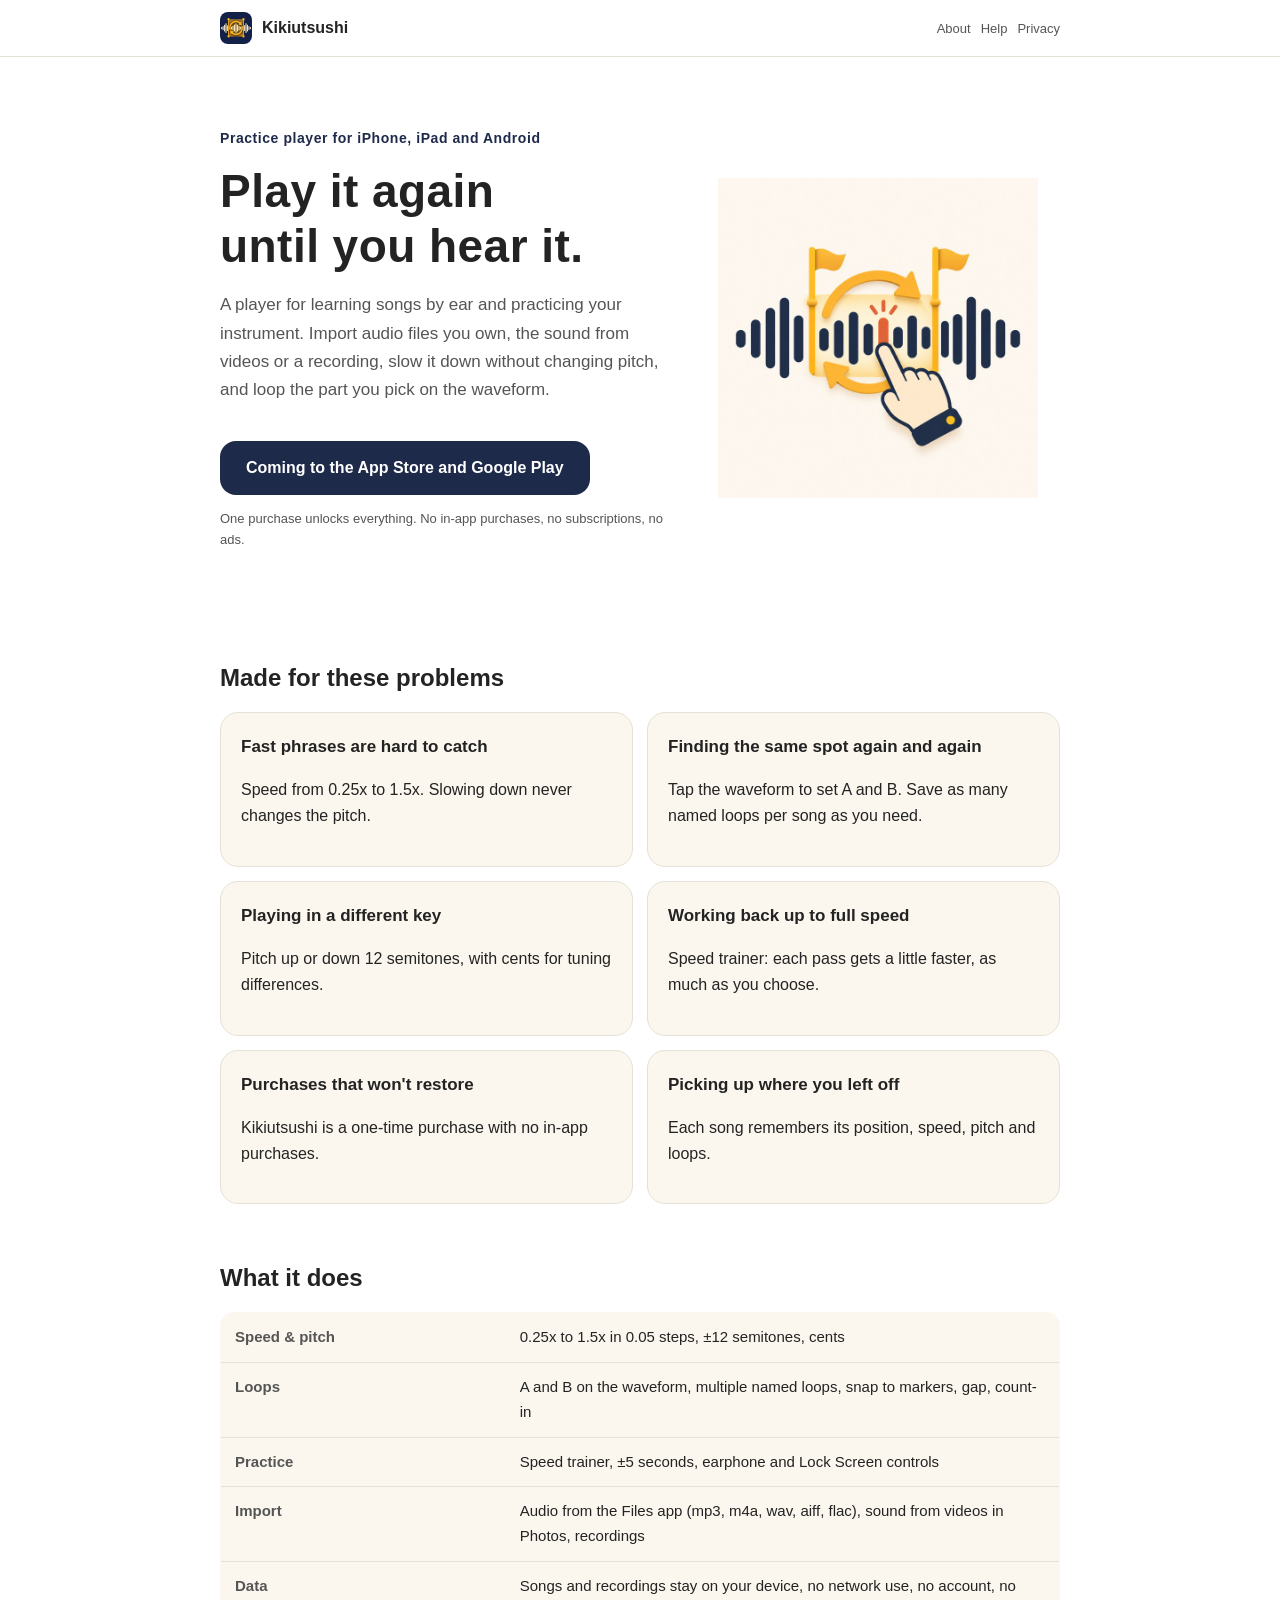
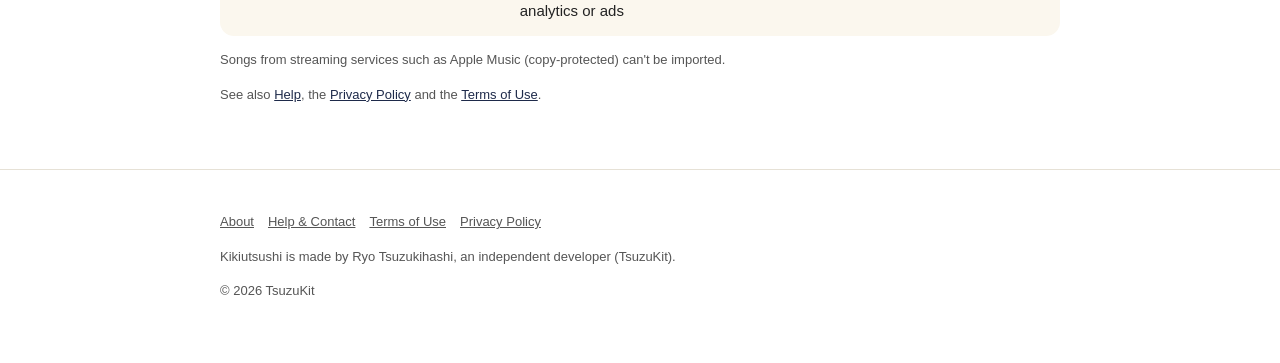
<file: index.html>
<!DOCTYPE html>
<html lang="ja" data-title-ja="ききうつし｜耳コピ・スロー再生・ABループ" data-title-en="Kikiutsushi | Slow down music, A-B loop">
<head>
<meta charset="UTF-8">
<meta name="viewport" content="width=device-width, initial-scale=1">
<script>(function(){var l=navigator.languages&&navigator.languages.length?navigator.languages:[navigator.language||"ja"],p="en";for(var i=0;i<l.length;i++){var c=String(l[i]).toLowerCase();if(c.indexOf("ja")===0){p="ja";break}if(c.indexOf("en")===0){p="en";break}}var d=document.documentElement;d.lang=p;var t=d.getAttribute("data-title-"+p);if(t){document.title=t}})();</script>
<title>ききうつし｜耳コピ・スロー再生・ABループ</title>
<meta name="description" content="耳コピと楽器の練習のためのプレーヤー。音程を変えずに遅く、波形の上で選んだ A〜B を繰り返し、ループのたびに少しずつ速く。買い切りでアプリ内課金なし・広告なし。 / A practice player for learning songs by ear. Slow down without changing pitch, loop A to B on the waveform, and speed up a little each pass. One purchase, no ads.">
<meta property="og:title" content="ききうつし｜耳コピ・スロー再生・ABループ">
<meta property="og:description" content="耳コピと楽器の練習のためのプレーヤー。音程を変えずに遅く、波形の上で選んだ A〜B を繰り返し、ループのたびに少しずつ速く。買い切りでアプリ内課金なし・広告なし。">
<meta property="og:type" content="website">
<meta property="og:url" content="https://kikiutsushi.tsuzukit.com/">
<meta property="og:image" content="https://kikiutsushi.tsuzukit.com/assets/og.jpg">
<link rel="icon" href="assets/icon.png">
<link rel="apple-touch-icon" href="assets/icon.png">
<link rel="stylesheet" href="style.css">
</head>
<body>
<div data-l="ja" lang="ja">
<header class="site"><div class="wrap">
<a class="brand" href="./"><img src="assets/icon.png" alt="" width="32" height="32">ききうつし</a>
<nav class="site"><a href="./">紹介</a><a href="support.html">使い方</a><a href="privacy.html">プライバシー</a></nav>
</div></header>
<main class="wrap">
<section class="hero">
<div>
<p class="eyebrow">iPhone・iPad・Android の練習プレーヤー</p>
<h1>聞こえるまで、<br>何度でも。</h1>
<p class="lead">耳コピと楽器の練習のためのプレーヤーです。持っている音声ファイル・動画の音・録音を取りこみ、音程を変えずに遅くして、波形の上で選んだ所を繰り返し聴けます。</p>
<a class="cta" href="#store" id="store">App Store・Google Play で配信予定</a>
<p class="note">買い切りで全部の機能が使えます。アプリ内課金・サブスクリプション・広告はありません。</p>
</div>
<img src="assets/hero.jpg" alt="波形の一部を選んで繰り返すイラスト" width="360">
</section>

<h2>こんな困りごとのために</h2>
<div class="grid two">
<div class="card"><h3>速いフレーズが聞き取れない</h3><p>速さ 0.25〜1.5 倍。遅くしても音程は変わりません。</p></div>
<div class="card"><h3>同じ所を何度も探すのが面倒</h3><p>波形を押して A と B。名前を付けたループを曲ごとにいくつでも。</p></div>
<div class="card"><h3>キーを変えて合わせたい</h3><p>音程 ±12 半音、セントでチューニングのずれも合わせられます。</p></div>
<div class="card"><h3>少しずつ元の速さに近づけたい</h3><p>だんだん速く: ループのたびに決めた分だけ速くします。</p></div>
<div class="card"><h3>買ったのに復元できない</h3><p>ききうつしは買い切りで、アプリ内課金がありません。</p></div>
<div class="card"><h3>続きから練習したい</h3><p>曲ごとに場所・速さ・音程・ループを覚えます。</p></div>
</div>

<h2>できること</h2>
<table>
<tr><th>速さ・音程</th><td>0.25〜1.5 倍（0.05 刻み）・±12 半音・セント</td></tr>
<tr><th>ループ</th><td>波形で A と B・名前つきで複数・マーカーに吸いつく・繰り返しの間・カウントイン</td></tr>
<tr><th>練習</th><td>だんだん速く・±5 秒・イヤホンとロック画面の操作</td></tr>
<tr><th>取りこみ</th><td>ファイル App の音声（mp3・m4a・wav・aiff・flac）・写真の動画の音・録音</td></tr>
<tr><th>データ</th><td>曲と録音は端末の中だけ・通信しない・アカウントなし・解析と広告なし</td></tr>
</table>
<p class="note">Apple Music などの配信の曲（コピー防止つき）は取りこめません。</p>
<p class="note"><a href="support.html">使い方</a>・<a href="privacy.html">プライバシーポリシー</a>・<a href="terms.html">利用規約</a>もご覧ください。</p>
</main>
<footer class="site"><div class="wrap">
<p><a href="./">紹介</a><a href="support.html">使い方とお問い合わせ</a><a href="terms.html">利用規約</a><a href="privacy.html">プライバシーポリシー</a></p>
<p>ききうつしは、個人開発者の續橋涼（TsuzuKit）が作っているアプリです。</p>
<p>© 2026 TsuzuKit</p>
</div></footer>
</div>
<div data-l="en" lang="en">
<header class="site"><div class="wrap">
<a class="brand" href="./"><img src="assets/icon.png" alt="" width="32" height="32">Kikiutsushi</a>
<nav class="site"><a href="./">About</a><a href="support.html">Help</a><a href="privacy.html">Privacy</a></nav>
</div></header>
<main class="wrap">
<section class="hero">
<div>
<p class="eyebrow">Practice player for iPhone, iPad and Android</p>
<h1>Play it again<br>until you hear it.</h1>
<p class="lead">A player for learning songs by ear and practicing your instrument. Import audio files you own, the sound from videos or a recording, slow it down without changing pitch, and loop the part you pick on the waveform.</p>
<a class="cta" href="#store" id="store">Coming to the App Store and Google Play</a>
<p class="note">One purchase unlocks everything. No in-app purchases, no subscriptions, no ads.</p>
</div>
<img src="assets/hero.jpg" alt="Illustration of looping part of a waveform" width="360">
</section>

<h2>Made for these problems</h2>
<div class="grid two">
<div class="card"><h3>Fast phrases are hard to catch</h3><p>Speed from 0.25x to 1.5x. Slowing down never changes the pitch.</p></div>
<div class="card"><h3>Finding the same spot again and again</h3><p>Tap the waveform to set A and B. Save as many named loops per song as you need.</p></div>
<div class="card"><h3>Playing in a different key</h3><p>Pitch up or down 12 semitones, with cents for tuning differences.</p></div>
<div class="card"><h3>Working back up to full speed</h3><p>Speed trainer: each pass gets a little faster, as much as you choose.</p></div>
<div class="card"><h3>Purchases that won't restore</h3><p>Kikiutsushi is a one-time purchase with no in-app purchases.</p></div>
<div class="card"><h3>Picking up where you left off</h3><p>Each song remembers its position, speed, pitch and loops.</p></div>
</div>

<h2>What it does</h2>
<table>
<tr><th>Speed &amp; pitch</th><td>0.25x to 1.5x in 0.05 steps, ±12 semitones, cents</td></tr>
<tr><th>Loops</th><td>A and B on the waveform, multiple named loops, snap to markers, gap, count-in</td></tr>
<tr><th>Practice</th><td>Speed trainer, ±5 seconds, earphone and Lock Screen controls</td></tr>
<tr><th>Import</th><td>Audio from the Files app (mp3, m4a, wav, aiff, flac), sound from videos in Photos, recordings</td></tr>
<tr><th>Data</th><td>Songs and recordings stay on your device, no network use, no account, no analytics or ads</td></tr>
</table>
<p class="note">Songs from streaming services such as Apple Music (copy-protected) can't be imported.</p>
<p class="note">See also <a href="support.html">Help</a>, the <a href="privacy.html">Privacy Policy</a> and the <a href="terms.html">Terms of Use</a>.</p>
</main>
<footer class="site"><div class="wrap">
<p><a href="./">About</a><a href="support.html">Help & Contact</a><a href="terms.html">Terms of Use</a><a href="privacy.html">Privacy Policy</a></p>
<p>Kikiutsushi is made by Ryo Tsuzukihashi, an independent developer (TsuzuKit).</p>
<p>© 2026 TsuzuKit</p>
</div></footer>
</div>
</body>
</html>
</file>
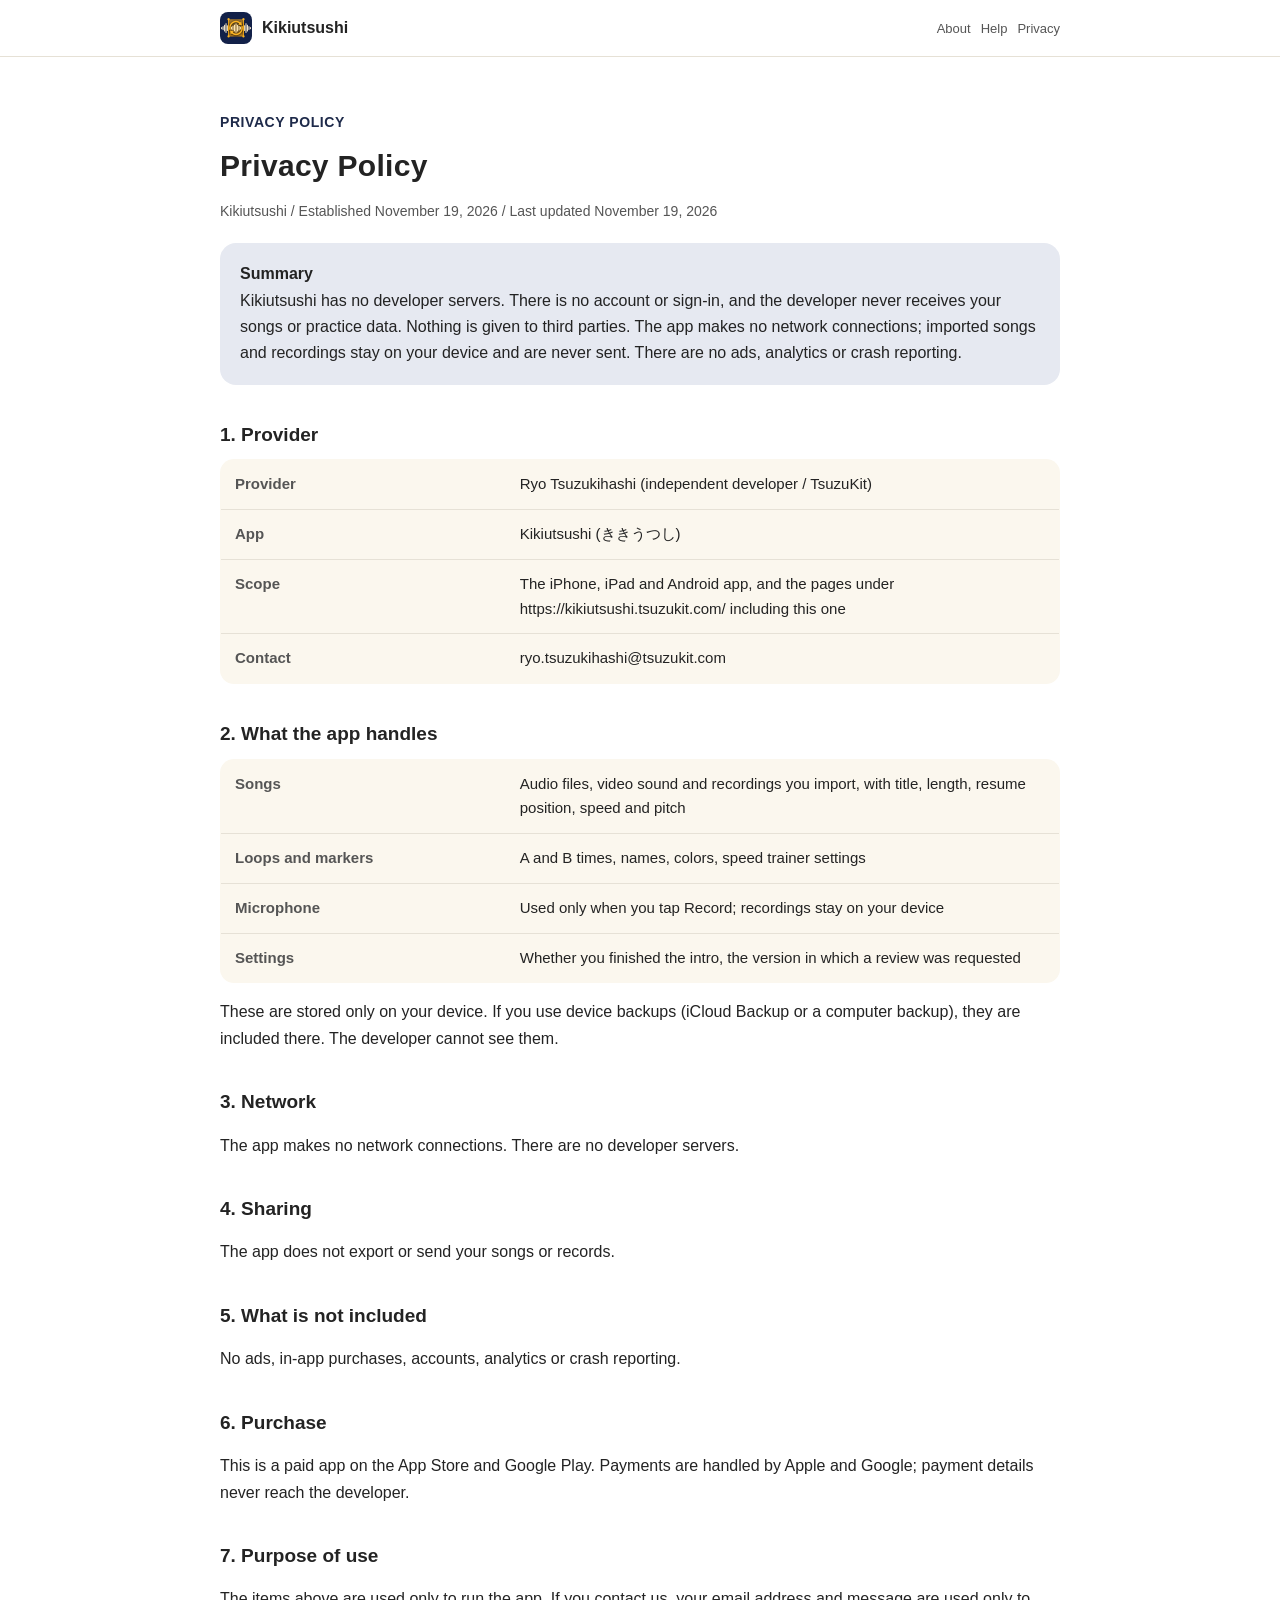
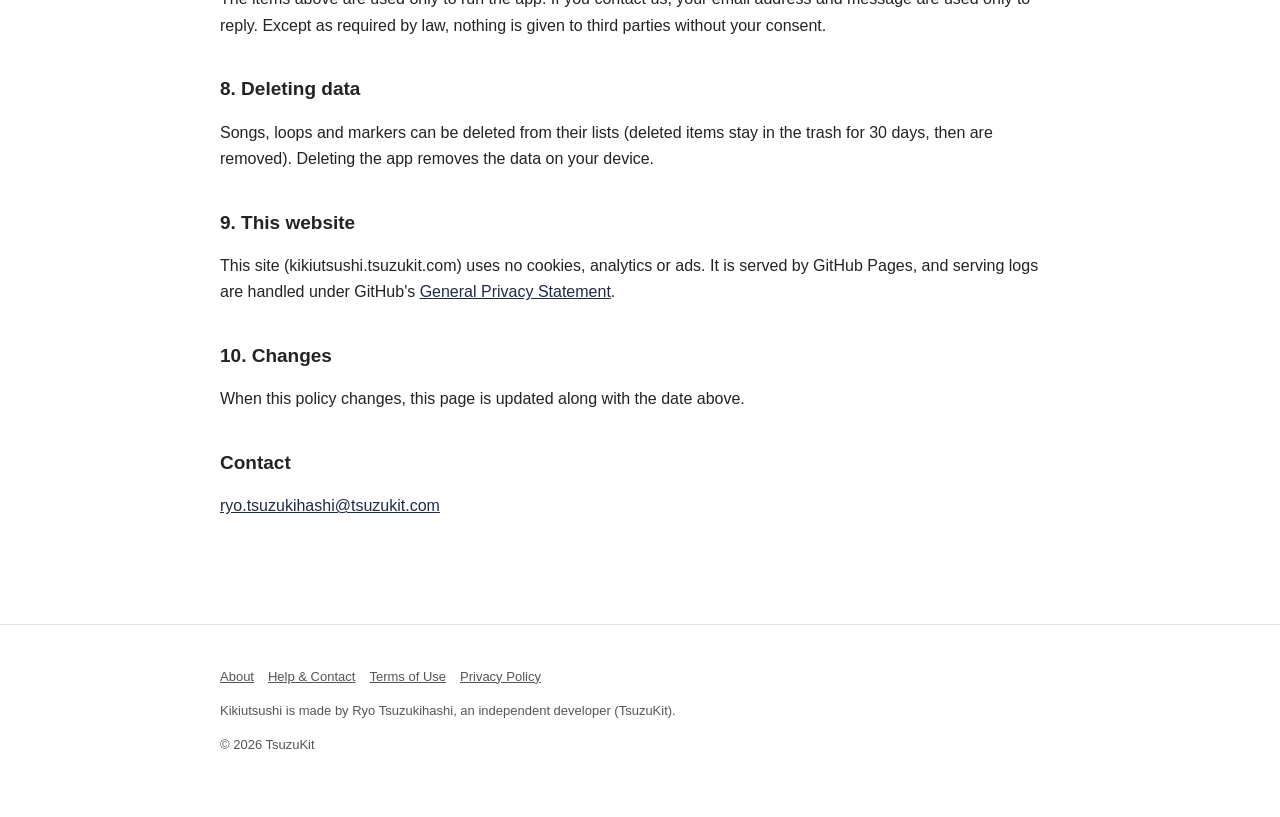
<file: privacy.html>
<!DOCTYPE html>
<html lang="ja" data-title-ja="プライバシーポリシー - ききうつし" data-title-en="Privacy Policy - Kikiutsushi">
<head>
<meta charset="UTF-8">
<meta name="viewport" content="width=device-width, initial-scale=1">
<script>(function(){var l=navigator.languages&&navigator.languages.length?navigator.languages:[navigator.language||"ja"],p="en";for(var i=0;i<l.length;i++){var c=String(l[i]).toLowerCase();if(c.indexOf("ja")===0){p="ja";break}if(c.indexOf("en")===0){p="en";break}}var d=document.documentElement;d.lang=p;var t=d.getAttribute("data-title-"+p);if(t){document.title=t}})();</script>
<title>プライバシーポリシー - ききうつし</title>
<meta name="description" content="ききうつしのプライバシーポリシー。開発者は個人情報を集めません。 / Privacy Policy for Kikiutsushi. The developer collects no personal information.">
<meta property="og:title" content="プライバシーポリシー - ききうつし">
<meta property="og:description" content="ききうつしのプライバシーポリシー。開発者は個人情報を集めません。">
<meta property="og:type" content="website">
<meta property="og:url" content="https://kikiutsushi.tsuzukit.com/privacy.html">
<meta property="og:image" content="https://kikiutsushi.tsuzukit.com/assets/og.jpg">
<link rel="icon" href="assets/icon.png">
<link rel="apple-touch-icon" href="assets/icon.png">
<link rel="stylesheet" href="style.css">
</head>
<body>
<div data-l="ja" lang="ja">
<header class="site"><div class="wrap">
<a class="brand" href="./"><img src="assets/icon.png" alt="" width="32" height="32">ききうつし</a>
<nav class="site"><a href="./">紹介</a><a href="support.html">使い方</a><a href="privacy.html">プライバシー</a></nav>
</div></header>
<main class="wrap">
<article class="doc">
<p class="eyebrow">PRIVACY POLICY</p>
<h1>プライバシーポリシー</h1>
<p class="meta">ききうつし／制定日 2026年11月19日／改定日 2026年11月19日</p>
<div class="summary"><strong>このポリシーの要旨</strong><br>ききうつしは、開発者のサーバーを持たないアプリです。アカウント登録やログインはなく、開発者があなたの曲や練習の記録を受け取ることはありません。第三者に渡すこともありません。アプリは通信をしません。取りこんだ曲と録音は端末の中に置き、送信しません。広告、分析ツール、クラッシュを報告する仕組みは入れていません。</div>
<h2>1. 提供者</h2>
<table>
<tr><th>提供者</th><td>續橋涼（個人開発者 / TsuzuKit）</td></tr>
<tr><th>アプリ名</th><td>ききうつし（英語名 Kikiutsushi）</td></tr>
<tr><th>対象</th><td>iPhone・iPad・Android 向けアプリと、このページを含む https://kikiutsushi.tsuzukit.com/ 配下のページ</td></tr>
<tr><th>連絡先</th><td>ryo.tsuzukihashi@tsuzukit.com</td></tr>
</table>
<h2>2. アプリが扱うもの</h2>
<table>
<tr><th>曲</th><td>あなたが取りこんだ音声ファイル・動画の音・録音と、題・長さ・続きの場所・速さ・音程</td></tr>
<tr><th>ループとマーカー</th><td>A と B の時刻・名前・色・だんだん速くの設定</td></tr>
<tr><th>マイク</th><td>［録音する］を押したときだけ使います。録音は端末の中に置きます</td></tr>
<tr><th>アプリの設定</th><td>案内を終えたかどうか・レビューのお願いを出した版</td></tr>
</table>
<p>これらは端末の中にだけ保存します。端末のバックアップ（iCloud バックアップやパソコンへのバックアップ）を使っている場合は、その中に含まれます。開発者は、その中身を見ることはできません。</p>
<h2>3. 通信</h2>
<p>アプリは通信をしません。開発者のサーバーはありません。</p>
<h2>4. 書き出し</h2>
<p>このアプリは、曲や記録を外に書き出したり送ったりしません。</p>
<h2>5. 入れていないもの</h2>
<p>広告・アプリ内課金・アカウント登録・分析ツール・クラッシュの報告は入れていません。</p>
<h2>6. 購入</h2>
<p>本アプリは App Store と Google Play の有料アプリです。お支払いは Apple・Google が処理し、支払いの情報は開発者には届きません。</p>
<h2>7. 情報を使う目的</h2>
<p>上のものは、アプリを動かすためだけに使います。お問い合わせをいただいたときは、メールアドレスと内容をお返事のためだけに使います。法令にもとづく場合を除き、本人の同意なく第三者に渡すことはありません。</p>
<h2>8. 消したいとき</h2>
<p>曲・ループ・マーカーは、それぞれの一覧から消せます（消したものはゴミ箱に30日残り、そのあと消えます）。アプリを消すと、端末の中のデータは消えます。</p>
<h2>9. このウェブサイトについて</h2>
<p>このサイト（kikiutsushi.tsuzukit.com）は、Cookie も、アクセスを計測する仕組みも、広告も使っていません。サイトは GitHub Pages で配信しており、配信の記録は GitHub の <a href="https://docs.github.com/ja/site-policy/privacy-policies/github-general-privacy-statement">プライバシーについての声明</a> に沿って扱われます。</p>
<h2>10. 改定</h2>
<p>このポリシーを変えるときは、このページを書きかえ、上の改定日を新しくします。</p>
<h2>お問い合わせ</h2>
<p><a href="mailto:ryo.tsuzukihashi@tsuzukit.com">ryo.tsuzukihashi@tsuzukit.com</a></p>
</article>
</main>
<footer class="site"><div class="wrap">
<p><a href="./">紹介</a><a href="support.html">使い方とお問い合わせ</a><a href="terms.html">利用規約</a><a href="privacy.html">プライバシーポリシー</a></p>
<p>ききうつしは、個人開発者の續橋涼（TsuzuKit）が作っているアプリです。</p>
<p>© 2026 TsuzuKit</p>
</div></footer>
</div>
<div data-l="en" lang="en">
<header class="site"><div class="wrap">
<a class="brand" href="./"><img src="assets/icon.png" alt="" width="32" height="32">Kikiutsushi</a>
<nav class="site"><a href="./">About</a><a href="support.html">Help</a><a href="privacy.html">Privacy</a></nav>
</div></header>
<main class="wrap">
<article class="doc">
<p class="eyebrow">PRIVACY POLICY</p>
<h1>Privacy Policy</h1>
<p class="meta">Kikiutsushi / Established November 19, 2026 / Last updated November 19, 2026</p>
<div class="summary"><strong>Summary</strong><br>Kikiutsushi has no developer servers. There is no account or sign-in, and the developer never receives your songs or practice data. Nothing is given to third parties. The app makes no network connections; imported songs and recordings stay on your device and are never sent. There are no ads, analytics or crash reporting.</div>
<h2>1. Provider</h2>
<table>
<tr><th>Provider</th><td>Ryo Tsuzukihashi (independent developer / TsuzuKit)</td></tr>
<tr><th>App</th><td>Kikiutsushi (ききうつし)</td></tr>
<tr><th>Scope</th><td>The iPhone, iPad and Android app, and the pages under https://kikiutsushi.tsuzukit.com/ including this one</td></tr>
<tr><th>Contact</th><td>ryo.tsuzukihashi@tsuzukit.com</td></tr>
</table>
<h2>2. What the app handles</h2>
<table>
<tr><th>Songs</th><td>Audio files, video sound and recordings you import, with title, length, resume position, speed and pitch</td></tr>
<tr><th>Loops and markers</th><td>A and B times, names, colors, speed trainer settings</td></tr>
<tr><th>Microphone</th><td>Used only when you tap Record; recordings stay on your device</td></tr>
<tr><th>Settings</th><td>Whether you finished the intro, the version in which a review was requested</td></tr>
</table>
<p>These are stored only on your device. If you use device backups (iCloud Backup or a computer backup), they are included there. The developer cannot see them.</p>
<h2>3. Network</h2>
<p>The app makes no network connections. There are no developer servers.</p>
<h2>4. Sharing</h2>
<p>The app does not export or send your songs or records.</p>
<h2>5. What is not included</h2>
<p>No ads, in-app purchases, accounts, analytics or crash reporting.</p>
<h2>6. Purchase</h2>
<p>This is a paid app on the App Store and Google Play. Payments are handled by Apple and Google; payment details never reach the developer.</p>
<h2>7. Purpose of use</h2>
<p>The items above are used only to run the app. If you contact us, your email address and message are used only to reply. Except as required by law, nothing is given to third parties without your consent.</p>
<h2>8. Deleting data</h2>
<p>Songs, loops and markers can be deleted from their lists (deleted items stay in the trash for 30 days, then are removed). Deleting the app removes the data on your device.</p>
<h2>9. This website</h2>
<p>This site (kikiutsushi.tsuzukit.com) uses no cookies, analytics or ads. It is served by GitHub Pages, and serving logs are handled under GitHub's <a href="https://docs.github.com/en/site-policy/privacy-policies/github-general-privacy-statement">General Privacy Statement</a>.</p>
<h2>10. Changes</h2>
<p>When this policy changes, this page is updated along with the date above.</p>
<h2>Contact</h2>
<p><a href="mailto:ryo.tsuzukihashi@tsuzukit.com">ryo.tsuzukihashi@tsuzukit.com</a></p>
</article>
</main>
<footer class="site"><div class="wrap">
<p><a href="./">About</a><a href="support.html">Help & Contact</a><a href="terms.html">Terms of Use</a><a href="privacy.html">Privacy Policy</a></p>
<p>Kikiutsushi is made by Ryo Tsuzukihashi, an independent developer (TsuzuKit).</p>
<p>© 2026 TsuzuKit</p>
</div></footer>
</div>
</body>
</html>
</file>
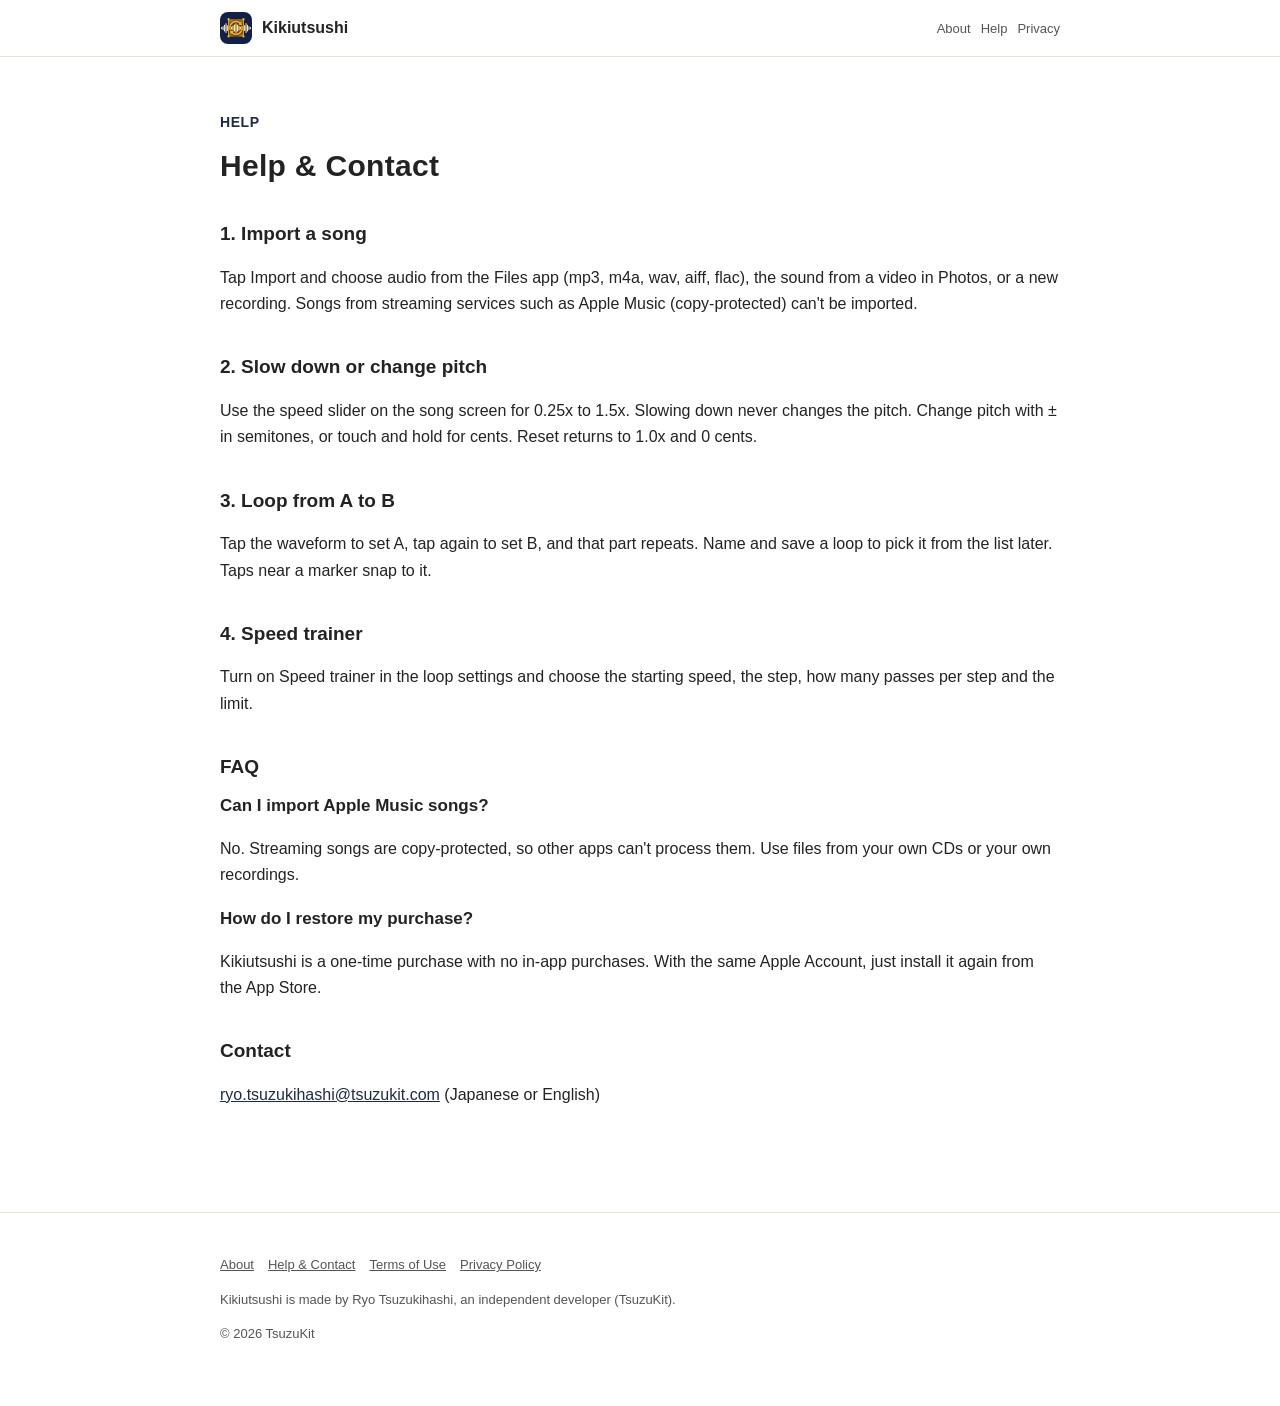
<file: support.html>
<!DOCTYPE html>
<html lang="ja" data-title-ja="使い方とお問い合わせ - ききうつし" data-title-en="Help &amp; Contact - Kikiutsushi">
<head>
<meta charset="UTF-8">
<meta name="viewport" content="width=device-width, initial-scale=1">
<script>(function(){var l=navigator.languages&&navigator.languages.length?navigator.languages:[navigator.language||"ja"],p="en";for(var i=0;i<l.length;i++){var c=String(l[i]).toLowerCase();if(c.indexOf("ja")===0){p="ja";break}if(c.indexOf("en")===0){p="en";break}}var d=document.documentElement;d.lang=p;var t=d.getAttribute("data-title-"+p);if(t){document.title=t}})();</script>
<title>使い方とお問い合わせ - ききうつし</title>
<meta name="description" content="ききうつしの使い方（取りこむ・遅くする・A と B・だんだん速く）とよくあるご質問、お問い合わせ。 / How to use Kikiutsushi (importing, slowing down, A-B loops, speed trainer), FAQ and contact.">
<meta property="og:title" content="使い方とお問い合わせ - ききうつし">
<meta property="og:description" content="ききうつしの使い方（取りこむ・遅くする・A と B・だんだん速く）とよくあるご質問、お問い合わせ。">
<meta property="og:type" content="website">
<meta property="og:url" content="https://kikiutsushi.tsuzukit.com/support.html">
<meta property="og:image" content="https://kikiutsushi.tsuzukit.com/assets/og.jpg">
<link rel="icon" href="assets/icon.png">
<link rel="apple-touch-icon" href="assets/icon.png">
<link rel="stylesheet" href="style.css">
</head>
<body>
<div data-l="ja" lang="ja">
<header class="site"><div class="wrap">
<a class="brand" href="./"><img src="assets/icon.png" alt="" width="32" height="32">ききうつし</a>
<nav class="site"><a href="./">紹介</a><a href="support.html">使い方</a><a href="privacy.html">プライバシー</a></nav>
</div></header>
<main class="wrap">
<article class="doc">
<p class="eyebrow">HELP</p>
<h1>使い方とお問い合わせ</h1>
<h2>1. 曲を取りこむ</h2>
<p>［取りこむ］から、ファイル App の音声（mp3・m4a・wav・aiff・flac）、写真の動画の音、その場の録音を選びます。Apple Music などの配信の曲（コピー防止つき）は取りこめません。</p>
<h2>2. 遅くする・音程を変える</h2>
<p>曲の画面の速さのつまみで 0.25〜1.5 倍に。遅くしても音程は変わりません。音程は ± で半音ずつ、長押しでセントを合わせます。［元に戻す］で 1.0 倍・0 セントに。</p>
<h2>3. A と B で繰り返す</h2>
<p>波形を押すと A、もう一度押すと B が置かれ、その間を繰り返します。ループに名前を付けて保存すると、あとで一覧から選べます。マーカーの近くを押すと、マーカーにぴったり合います。</p>
<h2>4. だんだん速く</h2>
<p>ループの設定で［だんだん速く］をオンにし、始めの速さ・1段の増え・何回ごとに上げるか・上限を決めます。</p>
<h2>よくあるご質問</h2>
<h3>Apple Music の曲を入れられますか</h3>
<p>入れられません。配信の曲はコピー防止がかかっているため、ほかのアプリで加工できません。CD から取りこんだファイルや、ご自分の録音をお使いください。</p>
<h3>買ったものを復元するには</h3>
<p>ききうつしは買い切りのアプリで、アプリ内課金がありません。同じ Apple アカウントなら App Store からもう一度入れるだけです。</p>
<h2>お問い合わせ</h2>
<p><a href="mailto:ryo.tsuzukihashi@tsuzukit.com">ryo.tsuzukihashi@tsuzukit.com</a>（日本語・英語）</p>
</article>
</main>
<footer class="site"><div class="wrap">
<p><a href="./">紹介</a><a href="support.html">使い方とお問い合わせ</a><a href="terms.html">利用規約</a><a href="privacy.html">プライバシーポリシー</a></p>
<p>ききうつしは、個人開発者の續橋涼（TsuzuKit）が作っているアプリです。</p>
<p>© 2026 TsuzuKit</p>
</div></footer>
</div>
<div data-l="en" lang="en">
<header class="site"><div class="wrap">
<a class="brand" href="./"><img src="assets/icon.png" alt="" width="32" height="32">Kikiutsushi</a>
<nav class="site"><a href="./">About</a><a href="support.html">Help</a><a href="privacy.html">Privacy</a></nav>
</div></header>
<main class="wrap">
<article class="doc">
<p class="eyebrow">HELP</p>
<h1>Help &amp; Contact</h1>
<h2>1. Import a song</h2>
<p>Tap Import and choose audio from the Files app (mp3, m4a, wav, aiff, flac), the sound from a video in Photos, or a new recording. Songs from streaming services such as Apple Music (copy-protected) can't be imported.</p>
<h2>2. Slow down or change pitch</h2>
<p>Use the speed slider on the song screen for 0.25x to 1.5x. Slowing down never changes the pitch. Change pitch with ± in semitones, or touch and hold for cents. Reset returns to 1.0x and 0 cents.</p>
<h2>3. Loop from A to B</h2>
<p>Tap the waveform to set A, tap again to set B, and that part repeats. Name and save a loop to pick it from the list later. Taps near a marker snap to it.</p>
<h2>4. Speed trainer</h2>
<p>Turn on Speed trainer in the loop settings and choose the starting speed, the step, how many passes per step and the limit.</p>
<h2>FAQ</h2>
<h3>Can I import Apple Music songs?</h3>
<p>No. Streaming songs are copy-protected, so other apps can't process them. Use files from your own CDs or your own recordings.</p>
<h3>How do I restore my purchase?</h3>
<p>Kikiutsushi is a one-time purchase with no in-app purchases. With the same Apple Account, just install it again from the App Store.</p>
<h2>Contact</h2>
<p><a href="mailto:ryo.tsuzukihashi@tsuzukit.com">ryo.tsuzukihashi@tsuzukit.com</a> (Japanese or English)</p>
</article>
</main>
<footer class="site"><div class="wrap">
<p><a href="./">About</a><a href="support.html">Help & Contact</a><a href="terms.html">Terms of Use</a><a href="privacy.html">Privacy Policy</a></p>
<p>Kikiutsushi is made by Ryo Tsuzukihashi, an independent developer (TsuzuKit).</p>
<p>© 2026 TsuzuKit</p>
</div></footer>
</div>
</body>
</html>
</file>
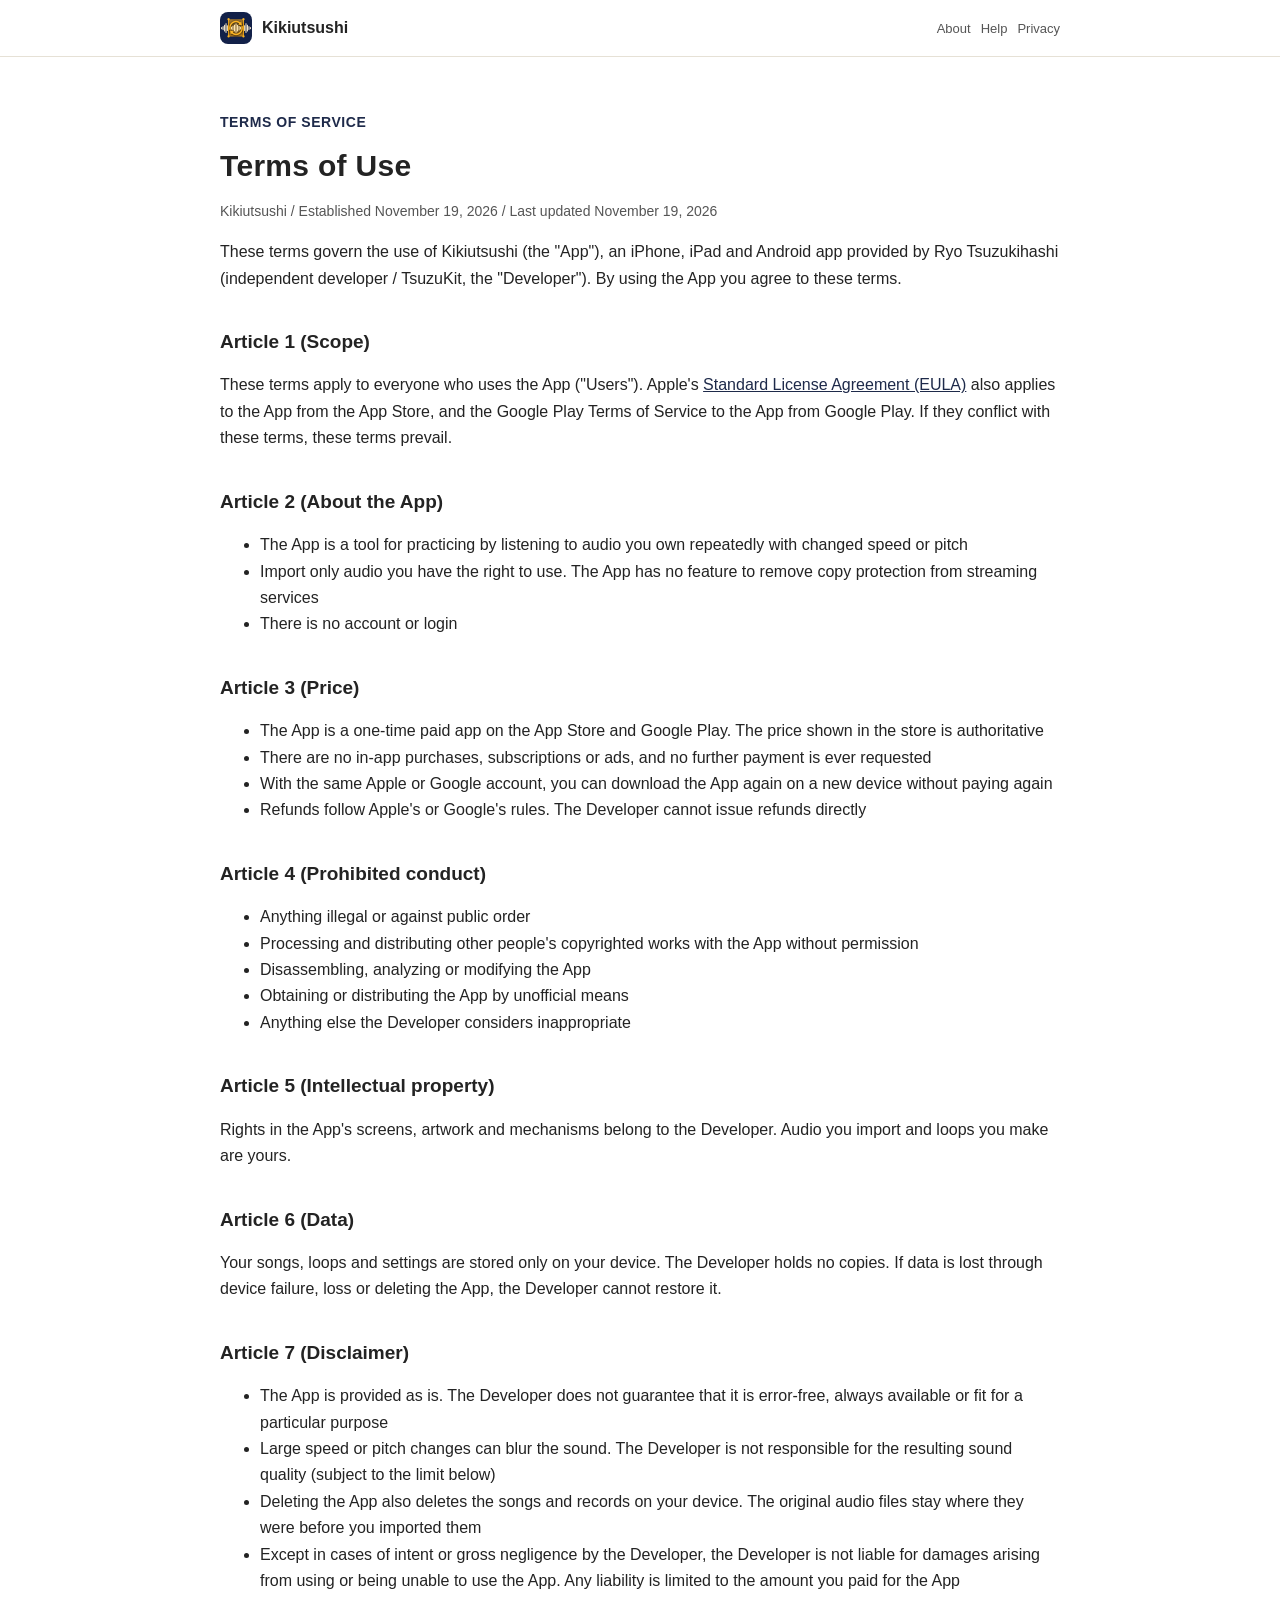
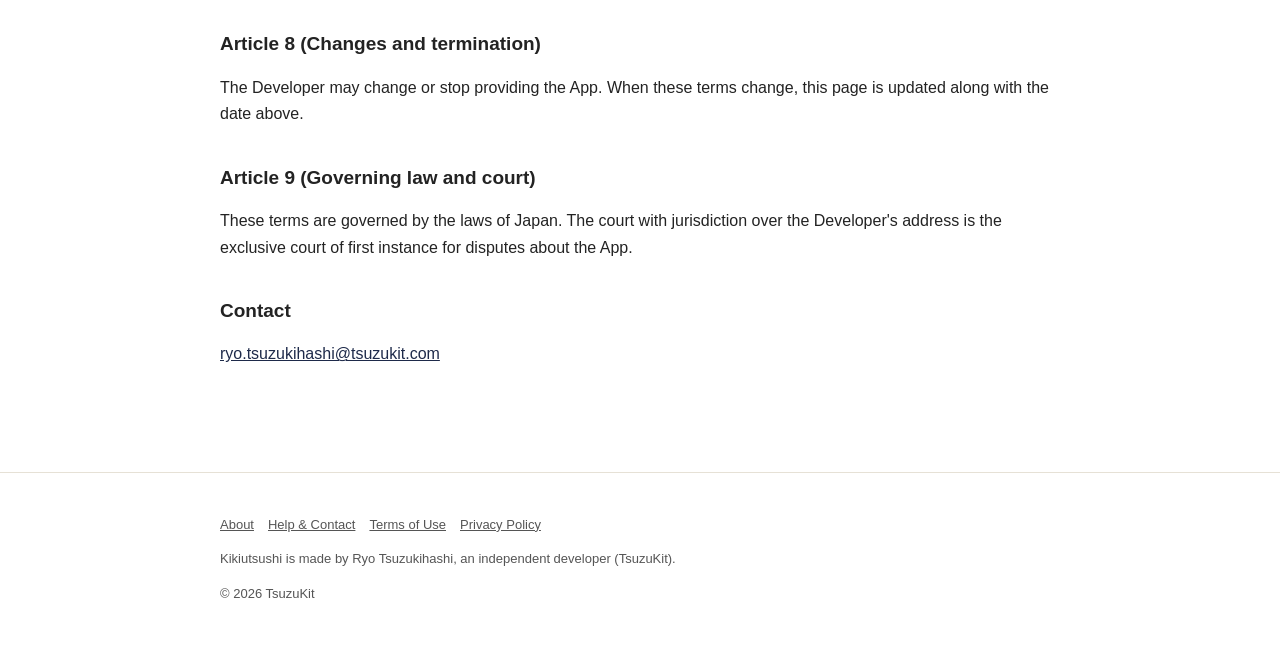
<file: terms.html>
<!DOCTYPE html>
<html lang="ja" data-title-ja="利用規約 - ききうつし" data-title-en="Terms of Use - Kikiutsushi">
<head>
<meta charset="UTF-8">
<meta name="viewport" content="width=device-width, initial-scale=1">
<script>(function(){var l=navigator.languages&&navigator.languages.length?navigator.languages:[navigator.language||"ja"],p="en";for(var i=0;i<l.length;i++){var c=String(l[i]).toLowerCase();if(c.indexOf("ja")===0){p="ja";break}if(c.indexOf("en")===0){p="en";break}}var d=document.documentElement;d.lang=p;var t=d.getAttribute("data-title-"+p);if(t){document.title=t}})();</script>
<title>利用規約 - ききうつし</title>
<meta name="description" content="ききうつしの利用規約。 / Terms of Use for Kikiutsushi.">
<meta property="og:title" content="利用規約 - ききうつし">
<meta property="og:description" content="ききうつしの利用規約。">
<meta property="og:type" content="website">
<meta property="og:url" content="https://kikiutsushi.tsuzukit.com/terms.html">
<meta property="og:image" content="https://kikiutsushi.tsuzukit.com/assets/og.jpg">
<link rel="icon" href="assets/icon.png">
<link rel="apple-touch-icon" href="assets/icon.png">
<link rel="stylesheet" href="style.css">
</head>
<body>
<div data-l="ja" lang="ja">
<header class="site"><div class="wrap">
<a class="brand" href="./"><img src="assets/icon.png" alt="" width="32" height="32">ききうつし</a>
<nav class="site"><a href="./">紹介</a><a href="support.html">使い方</a><a href="privacy.html">プライバシー</a></nav>
</div></header>
<main class="wrap">
<article class="doc">
<p class="eyebrow">TERMS OF SERVICE</p>
<h1>利用規約</h1>
<p class="meta">ききうつし／制定日 2026年11月19日／改定日 2026年11月19日</p>
<p>この規約は、續橋涼（個人開発者 / TsuzuKit。以下「開発者」）が提供する iPhone・iPad・Android アプリ「ききうつし」（以下「本アプリ」）を使うときの決まりです。本アプリを使った時点で、この規約に同意したものとします。</p>
<h2>第1条（適用）</h2>
<p>この規約は、本アプリを使うすべての方（以下「利用者」）に適用されます。App Store から入れた本アプリには、Apple が定める<a href="https://www.apple.com/legal/internet-services/itunes/dev/stdeula/">標準のライセンス契約（EULA）</a>も、Google Play から入れた本アプリには Google Play の利用規約も、あわせて適用されます。この規約とそれらが食い違うときは、この規約を優先します。</p>
<h2>第2条（本アプリについて）</h2>
<ul>
<li>本アプリは、利用者が持っている音声を、速さや音程を変えて繰り返し聴き、練習するための道具です</li>
<li>取りこむ音声は、利用者が使ってよいものに限ります。本アプリは、配信サービスのコピー防止を外す機能を持ちません</li>
<li>アカウント登録やログインはありません</li>
</ul>
<h2>第3条（料金）</h2>
<ul>
<li>本アプリは、App Store・Google Play で購入する買い切りの有料アプリです。価格はストアに表示されるものが正です</li>
<li>アプリ内課金、サブスクリプション、広告はありません。購入したあとに追加の支払いを求めることはありません</li>
<li>同じ Apple アカウント・Google アカウントであれば、機種変更やアプリの入れ直しのときに、もう一度お支払いいただかずにダウンロードできます</li>
<li>返金は Apple・Google の規定に従います。開発者が直接返金することはできません</li>
</ul>
<h2>第4条（禁止事項）</h2>
<p>本アプリを使うとき、次のことをしてはいけません。</p>
<ul>
<li>法令や公序良俗に反すること</li>
<li>他人の著作物を、権利者の許しなく本アプリで加工して配ること</li>
<li>本アプリを分解・解析・改変すること</li>
<li>本アプリを正規の方法以外で入手したり、配ったりすること</li>
<li>そのほか、開発者が不適切と判断すること</li>
</ul>
<h2>第5条（知的財産）</h2>
<p>本アプリの画面・絵・仕組みについての権利は、開発者にあります。利用者が取りこんだ音声と作ったループは、利用者のものです。</p>
<h2>第6条（データ）</h2>
<p>曲・ループ・設定は、利用者の端末の中にだけ保存されます。開発者はその記録を持っていません。端末の故障や紛失、アプリの削除などで消えても、開発者は元に戻すことができません。</p>
<h2>第7条（免責事項）</h2>
<ul>
<li>本アプリは、そのままの状態で提供します。開発者は、本アプリに誤りがないこと、いつでも使えること、特定の目的に合うことを保証しません</li>
<li>速さや音程を大きく変えると、音がにじむことがあります。音の仕上がりについて、開発者は責任を負いません（下の項の上限のとおり）</li>
<li>アプリを消すと、端末の中の曲と記録も消えます。元の音声ファイルは、取りこむ前の場所に残っています</li>
<li>本アプリを使ったこと、または使えなかったことで利用者や周りの人に損害が生じても、開発者に故意または重大な過失がある場合を除き、開発者は責任を負いません。責任を負う場合も、利用者が本アプリに支払った金額を上限とします</li>
</ul>
<h2>第8条（変更と終了）</h2>
<p>開発者は、本アプリの内容を変えること、提供を終えることがあります。この規約を変えるときは、このページを書きかえ、上の改定日を新しくします。</p>
<h2>第9条（準拠法と裁判所）</h2>
<p>この規約は日本法に従います。本アプリについての争いは、開発者の住所地を管轄する裁判所を、第一審の専属的な合意管轄裁判所とします。</p>
<h2>お問い合わせ</h2>
<p><a href="mailto:ryo.tsuzukihashi@tsuzukit.com">ryo.tsuzukihashi@tsuzukit.com</a></p>
</article>
</main>
<footer class="site"><div class="wrap">
<p><a href="./">紹介</a><a href="support.html">使い方とお問い合わせ</a><a href="terms.html">利用規約</a><a href="privacy.html">プライバシーポリシー</a></p>
<p>ききうつしは、個人開発者の續橋涼（TsuzuKit）が作っているアプリです。</p>
<p>© 2026 TsuzuKit</p>
</div></footer>
</div>
<div data-l="en" lang="en">
<header class="site"><div class="wrap">
<a class="brand" href="./"><img src="assets/icon.png" alt="" width="32" height="32">Kikiutsushi</a>
<nav class="site"><a href="./">About</a><a href="support.html">Help</a><a href="privacy.html">Privacy</a></nav>
</div></header>
<main class="wrap">
<article class="doc">
<p class="eyebrow">TERMS OF SERVICE</p>
<h1>Terms of Use</h1>
<p class="meta">Kikiutsushi / Established November 19, 2026 / Last updated November 19, 2026</p>
<p>These terms govern the use of Kikiutsushi (the "App"), an iPhone, iPad and Android app provided by Ryo Tsuzukihashi (independent developer / TsuzuKit, the "Developer"). By using the App you agree to these terms.</p>
<h2>Article 1 (Scope)</h2>
<p>These terms apply to everyone who uses the App ("Users"). Apple's <a href="https://www.apple.com/legal/internet-services/itunes/dev/stdeula/">Standard License Agreement (EULA)</a> also applies to the App from the App Store, and the Google Play Terms of Service to the App from Google Play. If they conflict with these terms, these terms prevail.</p>
<h2>Article 2 (About the App)</h2>
<ul>
<li>The App is a tool for practicing by listening to audio you own repeatedly with changed speed or pitch</li>
<li>Import only audio you have the right to use. The App has no feature to remove copy protection from streaming services</li>
<li>There is no account or login</li>
</ul>
<h2>Article 3 (Price)</h2>
<ul>
<li>The App is a one-time paid app on the App Store and Google Play. The price shown in the store is authoritative</li>
<li>There are no in-app purchases, subscriptions or ads, and no further payment is ever requested</li>
<li>With the same Apple or Google account, you can download the App again on a new device without paying again</li>
<li>Refunds follow Apple's or Google's rules. The Developer cannot issue refunds directly</li>
</ul>
<h2>Article 4 (Prohibited conduct)</h2>
<ul>
<li>Anything illegal or against public order</li>
<li>Processing and distributing other people's copyrighted works with the App without permission</li>
<li>Disassembling, analyzing or modifying the App</li>
<li>Obtaining or distributing the App by unofficial means</li>
<li>Anything else the Developer considers inappropriate</li>
</ul>
<h2>Article 5 (Intellectual property)</h2>
<p>Rights in the App's screens, artwork and mechanisms belong to the Developer. Audio you import and loops you make are yours.</p>
<h2>Article 6 (Data)</h2>
<p>Your songs, loops and settings are stored only on your device. The Developer holds no copies. If data is lost through device failure, loss or deleting the App, the Developer cannot restore it.</p>
<h2>Article 7 (Disclaimer)</h2>
<ul>
<li>The App is provided as is. The Developer does not guarantee that it is error-free, always available or fit for a particular purpose</li>
<li>Large speed or pitch changes can blur the sound. The Developer is not responsible for the resulting sound quality (subject to the limit below)</li>
<li>Deleting the App also deletes the songs and records on your device. The original audio files stay where they were before you imported them</li>
<li>Except in cases of intent or gross negligence by the Developer, the Developer is not liable for damages arising from using or being unable to use the App. Any liability is limited to the amount you paid for the App</li>
</ul>
<h2>Article 8 (Changes and termination)</h2>
<p>The Developer may change or stop providing the App. When these terms change, this page is updated along with the date above.</p>
<h2>Article 9 (Governing law and court)</h2>
<p>These terms are governed by the laws of Japan. The court with jurisdiction over the Developer's address is the exclusive court of first instance for disputes about the App.</p>
<h2>Contact</h2>
<p><a href="mailto:ryo.tsuzukihashi@tsuzukit.com">ryo.tsuzukihashi@tsuzukit.com</a></p>
</article>
</main>
<footer class="site"><div class="wrap">
<p><a href="./">About</a><a href="support.html">Help & Contact</a><a href="terms.html">Terms of Use</a><a href="privacy.html">Privacy Policy</a></p>
<p>Kikiutsushi is made by Ryo Tsuzukihashi, an independent developer (TsuzuKit).</p>
<p>© 2026 TsuzuKit</p>
</div></footer>
</div>
</body>
</html>
</file>
<file: style.css>
/* ききうつし — 白い地・墨の文字・藍の差し色（白の上で 4.5:1 以上） */
:root {
  --paper: #ffffff; --card: #fbf7ee; --ink: #232323; --sub: #555555; --line: #e6e1d6;
  --vermilion: #1e2a4a; --vermilion-soft: #e6e9f1; --navy: #1e2a4a; --correct: #1e2a4a;
}
@media (prefers-color-scheme: dark) {
  :root { --paper: #121418; --card: #1b1e24; --ink: #eef0f4; --sub: #b4b9c4; --line: #2a2f38;
    --vermilion: #f2b23a; --vermilion-soft: #2a2618; --navy: #f2b23a; --correct: #f2b23a; }
}
* { box-sizing: border-box; }
html { -webkit-text-size-adjust: 100%; }
body { margin: 0; background: var(--paper); color: var(--ink); line-height: 1.8;
  font-family: -apple-system, BlinkMacSystemFont, "Hiragino Sans", "Hiragino Kaku Gothic ProN", "Noto Sans JP", sans-serif; }
a { color: var(--navy); }
.wrap { max-width: 880px; margin: 0 auto; padding: 0 20px; }
header.site { border-bottom: 1px solid var(--line); background: var(--paper); position: sticky; top: 0; z-index: 5; }
header.site .wrap { display: flex; align-items: center; gap: 16px; min-height: 56px; }
.brand { display: flex; align-items: center; gap: 10px; font-weight: 800; text-decoration: none; color: var(--ink); margin-right: auto; }
.brand img { width: 32px; height: 32px; border-radius: 8px; }
nav.site a { font-size: 14px; text-decoration: none; color: var(--sub); margin-left: 14px; white-space: nowrap; }
nav.site a:hover { color: var(--ink); }
.hero { padding: 56px 0 40px; display: grid; gap: 32px; align-items: center; }
@media (min-width: 760px) { .hero { grid-template-columns: 1.1fr 0.9fr; } }
.eyebrow { color: var(--vermilion); font-weight: 700; font-size: 14px; letter-spacing: 0.04em; }
h1 { font-size: clamp(30px, 6vw, 46px); line-height: 1.35; margin: 8px 0 16px; letter-spacing: 0.01em; }
h2 { font-size: 24px; margin: 56px 0 16px; line-height: 1.5; }
h3 { font-size: 17px; margin: 0 0 6px; }
.lead { font-size: 17px; color: var(--sub); }
.cta { display: inline-block; margin-top: 20px; background: var(--vermilion); color: #ffffff; font-weight: 700; text-decoration: none;
  padding: 14px 26px; border-radius: 16px; }
.note { font-size: 13px; color: var(--sub); }
.hero img { width: 100%; max-width: 320px; height: auto; justify-self: center; }
.grid { display: grid; gap: 14px; }
@media (min-width: 700px) { .grid.two { grid-template-columns: 1fr 1fr; } .grid.three { grid-template-columns: repeat(3, 1fr); } }
.card { background: var(--card); border: 1px solid var(--line); border-radius: 18px; padding: 20px; }
.card.em { background: var(--vermilion-soft); border-color: transparent; }
.steps { counter-reset: step; }
.steps .card { position: relative; padding-left: 62px; }
.steps .card::before { counter-increment: step; content: counter(step); position: absolute; left: 18px; top: 18px; width: 32px; height: 32px;
  border-radius: 50%; border: 2.5px solid var(--vermilion); color: var(--vermilion); font-weight: 800; display: grid; place-items: center; }
table { width: 100%; border-collapse: collapse; background: var(--card); border: 1px solid var(--line); border-radius: 14px; overflow: hidden; }
th, td { text-align: left; padding: 12px 14px; border-bottom: 1px solid var(--line); vertical-align: top; font-size: 15px; }
th { width: 34%; color: var(--sub); font-weight: 600; }
tr:last-child th, tr:last-child td { border-bottom: none; }
.doc { padding: 40px 0 24px; }
.doc h1 { font-size: 30px; }
.doc h2 { font-size: 19px; margin: 36px 0 10px; }
.doc .meta { color: var(--sub); font-size: 14px; }
.doc .summary { background: var(--vermilion-soft); border-radius: 16px; padding: 18px 20px; margin: 20px 0; }
details { background: var(--card); border: 1px solid var(--line); border-radius: 14px; padding: 14px 18px; }
details + details { margin-top: 10px; }
summary { font-weight: 700; cursor: pointer; }
footer.site { border-top: 1px solid var(--line); margin-top: 64px; padding: 28px 0 48px; color: var(--sub); font-size: 13px; }
footer.site a { color: var(--sub); margin-right: 14px; }
.qid { font-family: ui-monospace, SFMono-Regular, Menlo, monospace; background: var(--card); border: 1px solid var(--line);
  border-radius: 8px; padding: 2px 8px; }
/* 端末の言語に合うほうだけ見せる（build.py が両方を1ページに入れる） */
html[lang="ja"] [data-l="en"], html[lang="en"] [data-l="ja"] { display: none; }
[lang="en"] { line-height: 1.65; }
[lang="en"] h1 { line-height: 1.2; }
[lang="en"] nav.site a { font-size: 13px; margin-left: 10px; }
@media (max-width: 480px) { nav.site a { font-size: 12px; margin-left: 8px; } header.site .wrap { gap: 4px; } .brand { gap: 7px; font-size: 15px; } }
.brand { white-space: nowrap; flex-shrink: 0; }
/* 幅の狭い画面では、上の帯の「紹介」を出さない（左のアプリ名が同じ行き先） */
@media (max-width: 480px) { nav.site a:first-child { display: none; } }
</file>
